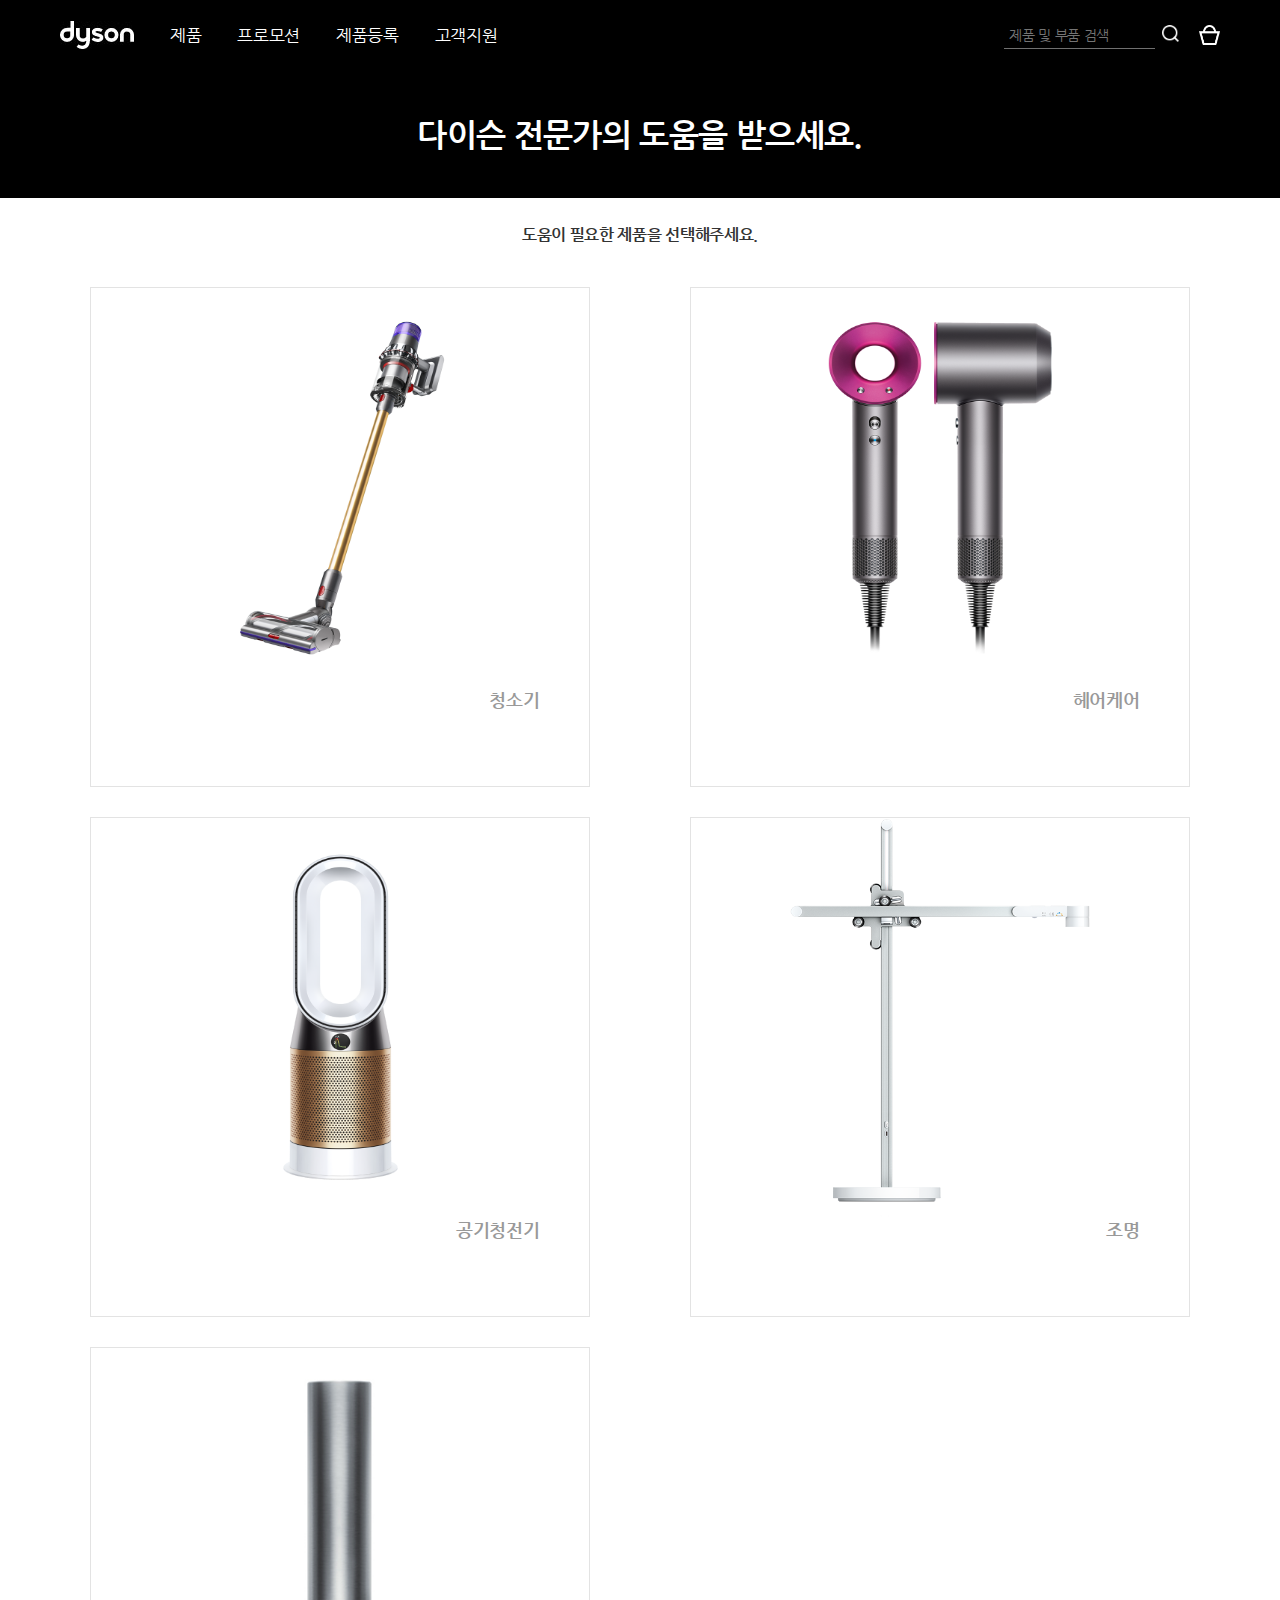
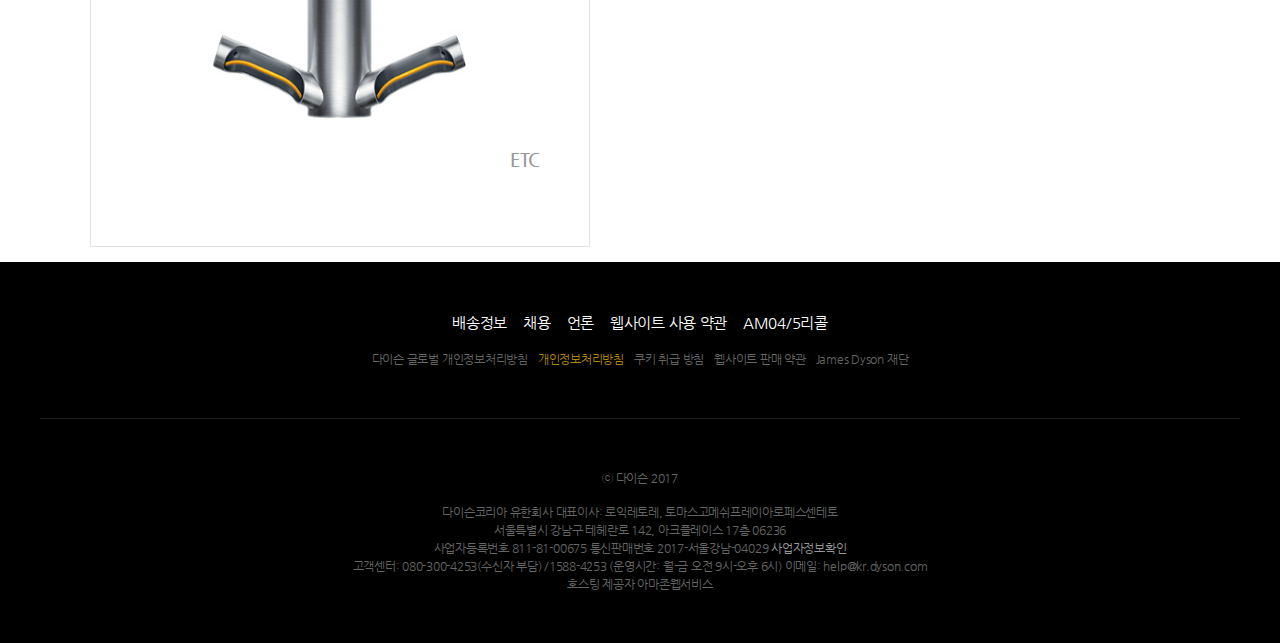
<file: customer.html>
<!DOCTYPE html>
<html lang="en">
  <head>
    <meta charset="UTF-8" />
    <meta name="viewport" conten="width=device-width, initial-scale=1.0" />
    <title>Dyson KR - 고객 지원</title>
    <link rel="shortcut icon" href="img/favicon.ico">
    <link rel="icon" href="img/favicon.ico">
    <link rel="stylesheet" href="css/style.css" />
  </head>
  <body>
    <header id="header"></header>

    <div class="title">
      <h3 class="title1">다이슨 전문가의 도움을 받으세요.</h3>
      <h4 class="title2">도움이 필요한 제품을 선택해주세요.</h4>
    </div>
    <div class="inner cust_wrap">
        <ul class="cust_check_box">
            <li>
                <a href="#cust_vacuum"><img src="img/magento-248n-primary.png" alt="" class="cust_img">
                <p class="cust_text">청소기</p></a>
            </li>
            <li>
                <a href="#cust_dryer"><img src="img/Supersonic-Iron-Fuchsia-image-hero.png" alt="" class="cust_img">
                <p class="cust_text">헤어케어</p></a>
            </li>
            <li>
                <a href="#cust_purifier"><img src="img/magento-527B_0_Primary_ 800x1200_template.png" alt="" class="cust_img">
                <p class="cust_text">공기청전기</p></a>
            </li>
            <li>
                <a href="#cust_lighting"><img src="img/primary-short-desk-white-variant_2.png" alt="" class="cust_img">
                <p class="cust_text">조명</p></a>
            </li>
            <li>
                <a href="#cust_etc"><img src="img/63B24F19ABD3414DBDC1E32A177E2F2C.jpg" alt="" class="cust_img">
                <p class="cust_text">ETC</p></a>
            </li>
        </ul>
        <div class="customer_box">
            <ul class="cust_check_text">
                <li><a href="#cust_vacuum">청소기</a></li>
                <li><a href="#cust_dryer">헤어케어</a></li>
                <li><a href="#cust_purifier">공기청전기</a></li>
                <li><a href="#cust_lighting">조명</a></li>
                <li><a href="#cust_etc">기타</a></li>
            </ul>
            <ul class="cust_part_box">
                <li id="cust_vacuum">
                    <div class="cust_part">
                        <img src="img/Dyson_DC35_Multi_Floor_Vacuum_Cleaner.jpg" alt="" class="cust_img">
                        <p class="cust_text2">DC35 Multi Floor</p>
                    </div>
                    <div class="cust_part">
                        <img src="img/DC45_Animal_VacuumCleaner.jpg" alt="" class="cust_img">
                        <p class="cust_text2">DC45 애니멀 청소기</p>
                    </div>
                    <div class="cust_part">
                        <img src="img/Dyson_DC56_Vacuum_Cleaner.jpg" alt="" class="cust_img">
                        <p class="cust_text2">DC57</p>
                    </div>
                    <div class="cust_part">
                        <img src="img/DC62_BTR.jpg" alt="" class="cust_img">
                        <p class="cust_text2">DC62</p>
                    </div>
                    <div class="cust_part">
                        <img src="img/DC74_Motorhead.jpg" alt="" class="cust_img">
                        <p class="cust_text2">DC74 Motorhead Complete</p>
                    </div>
                    <div class="cust_part">
                        <img src="img/Dyson_V6_Cordfree_Extra_Browse_The_Range.jpg" alt="" class="cust_img">
                        <p class="cust_text2">Dyson V6™</p>
                    </div>
                    <div class="cust_part">
                        <img src="img/Dyson_V7_Motorhead_Browse_The_Range.jpg" alt="" class="cust_img">
                        <p class="cust_text2">Dyson V7™</p>
                    </div>
                    <div class="cust_part">
                        <img src="img/Dyson_V8_Animal_V4_Product_Image.jpg" alt="" class="cust_img">
                        <p class="cust_text2">Dyson V8™</p>
                    </div>
                    <div class="cust_part">
                        <img src="img/Dyson_V10_AbsolutePro_Hero_240x396_SP.jpg" alt="" class="cust_img">
                        <p class="cust_text2">Dyson V10™</p>
                    </div>
                    <div class="cust_part">
                        <img src="img/Dyson_V11_Red_SB_SR_Hero_240x396.jpg" alt="" class="cust_img">
                        <p class="cust_text2">Dyson V11™</p>
                    </div>
                    <div class="cust_part">
                        <img src="img/Dyson_DC16_Animal_Vacuum_Cleaner.jpg" alt="" class="cust_img">
                        <p class="cust_text2">DC16</p>
                    </div>
                    <div class="cust_part">
                        <img src="img/Dyson_DC31_Blue_Vacuum_Cleaner.jpg" alt="" class="cust_img">
                        <p class="cust_text2">DC31</p>
                    </div>
                    <div class="cust_part">
                        <img src="img/Dyson_DC34_Fuchsia_Vacuum_Cleaner.jpg" alt="" class="cust_img">
                        <p class="cust_text2">DC34</p>
                    </div>
                    <div class="cust_part">
                        <img src="img/Dyson_DC61_Handheld.jpg" alt="" class="cust_img">
                        <p class="cust_text2">DC61</p>
                    </div>
                    <div class="cust_part">
                        <img src="img/Dyson_V7_Trigger_Browse_The_Range.jpg" alt="" class="cust_img">
                        <p class="cust_text2">V7 Car + Boat</p>
                    </div>
                    <div class="cust_part">
                        <img src="img/Dyson_V7_Trigger_Pro_Browse_The_Range.jpg" alt="" class="cust_img">
                        <p class="cust_text2">V8 Baby + Child</p>
                    </div>
                    <div class="cust_part">
                        <img src="img/Dyson_DC25_Multi_Floor_Vacuum_Cleaner.jpg" alt="" class="cust_img">
                        <p class="cust_text2">DC24 Multi Floor</p>
                    </div>
                    <div class="cust_part">
                        <img src="img/V4_Purple.jpg" alt="" class="cust_img">
                        <p class="cust_text2">UP15 스몰볼 애니멀 청소기</p>
                    </div>
                    <div class="cust_part">
                        <img src="img/Dyson_DC08_Hepa_Vacuum_Cleaner.jpg" alt="" class="cust_img">
                        <p class="cust_text2">DC08</p>
                    </div>
                    <div class="cust_part">
                        <img src="img/Dyson_DC08_Telescope_Wrap_Animal_Vacuum_Cleaner.jpg" alt="" class="cust_img">
                        <p class="cust_text2">DC08T</p>
                    </div>
                    <div class="cust_part">
                        <img src="img/Dyson_DC19_Tool_Kit_Vacuum_Cleaner.jpg" alt="" class="cust_img">
                        <p class="cust_text2">DC19</p>
                    </div>
                    <div class="cust_part">
                        <img src="img/Dyson_DC20_Allergy_Vacuum_Cleaner.jpg" alt="" class="cust_img">
                        <p class="cust_text2">DC20</p>
                    </div>
                    <div class="cust_part">
                        <img src="img/Dyson_DC22_Allergy_Vacuum_Cleaner.jpg" alt="" class="cust_img">
                        <p class="cust_text2">DC22</p>
                    </div>
                    <div class="cust_part">
                        <img src="img/Dyson_DC23_Allergy_Vacuum_Cleaner.jpg" alt="" class="cust_img">
                        <p class="cust_text2">DC23</p>
                    </div>
                    <div class="cust_part">
                        <img src="img/Dyson_DC26_Multi_Floor_Vacuum_Cleaner.jpg" alt="" class="cust_img">
                        <p class="cust_text2">DC26</p>
                    </div>
                    <div class="cust_part">
                        <img src="img/Dyson_DC29_Origin_Vacuum_Cleaner.jpg" alt="" class="cust_img">
                        <p class="cust_text2">DC29</p>
                    </div>
                    <div class="cust_part">
                        <img src="img/Dyson_DC36_MultiFloor_Vacuum_Cleaner.jpg" alt="" class="cust_img">
                        <p class="cust_text2">DC36</p>
                    </div>
                    <div class="cust_part">
                        <img src="img/Dyson_DC37_Turbinehead_blue_wand_Vacuum_Cleaner.jpg" alt="" class="cust_img">
                        <p class="cust_text2">DC37</p>
                    </div>
                    <div class="cust_part">
                        <img src="img/DC47_iron_purple_cannister_vacuum_cleaner.jpg" alt="" class="cust_img">
                        <p class="cust_text2">DC46</p>
                    </div>
                    <div class="cust_part">
                        <img src="img/DC48_Browse_the_Range.jpg" alt="" class="cust_img">
                        <p class="cust_text2">DC48</p>
                    </div>
                    <div class="cust_part">
                        <img src="img/DC63_sup_cat.jpg" alt="" class="cust_img">
                        <p class="cust_text2">DC63</p>
                    </div>
                    <div class="cust_part">
                        <img src="img/DC59_HMC_Image.jpg" alt="" class="cust_img">
                        <p class="cust_text2">Dyson Cinetic™</p>
                    </div>
                    <div class="cust_part">
                        <img src="img/DysonBigBall_shop_V4_animal_purple.jpg" alt="" class="cust_img">
                        <p class="cust_text2">Dyson Cinetic Big Ball™</p>
                    </div>
                    <div class="cust_part">
                        <img src="img/DysonBigBall_shop_V4_animal_purple.jpg" alt="" class="cust_img">
                        <p class="cust_text2">Dyson Big Ball™</p>
                    </div>
                </li>
                <li id="cust_dryer">
                    <div class="cust_part">
                        <img src="img/AC5BE1D6FBE54FEA894E78B92B3B1B9D.png" alt="" class="cust_img">
                        <p class="cust_text2">다이슨 슈퍼소닉™ 아이언/퓨시아</p>
                    </div>
                    <div class="cust_part">
                        <img src="img/hs01_FU-IR-GL.jpg" alt="" class="cust_img">
                        <p class="cust_text2">다이슨 에어랩™ 스무드 앤 컨트롤</p>
                    </div>
                </li>
                <li id="cust_purifier">
                    <div class="cust_part">
                        <img src="img/PureCool_Browse_The_Range_White_Silver.jpg" alt="" class="cust_img">
                        <p class="cust_text2">Dyson Pure Cool Tower Fan</p>
                    </div>
                    <div class="cust_part">
                        <img src="img/PurecoolmeWHSILv21.jpg" alt="" class="cust_img">
                        <p class="cust_text2">Dyson Pure Cool Me™ Personal Purifier Fan</p>
                    </div>
                    <div class="cust_part">
                        <img src="img/Pure_Coool_Link_168x276_V4_Browse_The_Range-Silver_Desktop.jpg" alt="" class="cust_img">
                        <p class="cust_text2">다이슨 퓨어쿨 링크 공기청정 선풍기 데스크형</p>
                    </div>
                    <div class="cust_part">
                        <img src="img/PureCool_Browse_The_Range_White_Silver_V2.jpg" alt="" class="cust_img">
                        <p class="cust_text2">다이슨 퓨어쿨 링크 공기청정 선풍기 타워형</p>
                    </div>
                    <div class="cust_part">
                        <img src="img/Pure_Cool_Link_168x276_V4_White_Browse_The_Range.jpg" alt="" class="cust_img">
                        <p class="cust_text2">다이슨 퓨어 핫앤쿨 링크 공기청정 선풍기</p>
                    </div>
                    <div class="cust_part">
                        <img src="img/HP04_WHSIL.jpg" alt="" class="cust_img">
                        <p class="cust_text2">Dyson Pure Hot+Cool™ purifier</p>
                    </div>
                    <div class="cust_part">
                        <img src="img/PC_Desk_White_Silver_V3.jpg" alt="" class="cust_img">
                        <p class="cust_text2">DP04 DYSON PURE COOL</p>
                    </div>
                    <div class="cust_part">
                        <img src="img/PC_Tower_White_Silver_V2.jpg" alt="" class="cust_img">
                        <p class="cust_text2">Dyson Pure Cool™ Link Tower</p>
                    </div>
                    <div class="cust_part">
                        <img src="img/Dyson_AM01_12_silver_iron_Desk_Fan.jpg" alt="" class="cust_img">
                        <p class="cust_text2">AM01 Desk Fan 12 inch</p>
                    </div>
                    <div class="cust_part">
                        <img src="img/Dyson_AM02_Silver_Mini_Tower_Fan.jpg" alt="" class="cust_img">
                        <p class="cust_text2">AM02 Mini Tower Fan</p>
                    </div>
                    <div class="cust_part">
                        <img src="img/Dyson_AM03_white_silver_Pedestal_Fan_ITB.jpg" alt="" class="cust_img">
                        <p class="cust_text2">AM03 Pedestal</p>
                    </div>
                    <div class="cust_part">
                        <img src="img/Dyson_AM04_white_silver_Fan_Heater.jpg" alt="" class="cust_img">
                        <p class="cust_text2">AM04 Fan Heater</p>
                    </div>
                    <div class="cust_part">
                        <img src="img/Dyson_AM05_Black_Nickel_Fan_Heater.jpg" alt="" class="cust_img">
                        <p class="cust_text2">Dyson Hot + Cool™ AM05</p>
                    </div>
                    <div class="cust_part">
                        <img src="img/Dyson_AM01_12_iron_blue_Desk_Fan.jpg" alt="" class="cust_img">
                        <p class="cust_text2">AM06 Desk Fan 10 inch</p>
                    </div>
                    <div class="cust_part">
                        <img src="img/Dyson_AM01_12_iron_blue_Desk_Fan.jpg" alt="" class="cust_img">
                        <p class="cust_text2">AM06 Desk Fan 12 inch</p>
                    </div>
                    <div class="cust_part">
                        <img src="img/AM07_black_nickel_Tower_Fan.jpg" alt="" class="cust_img">
                        <p class="cust_text2">다이슨 선풍기</p>
                    </div>
                    <div class="cust_part">
                        <img src="img/AM08_white_silver_Pedestal_Fan.jpg" alt="" class="cust_img">
                        <p class="cust_text2">AM08 Pedestal Fan</p>
                    </div>
                    <div class="cust_part">
                        <img src="img/AM09_White_Silver_Fan_Heater.jpg" alt="" class="cust_img">
                        <p class="cust_text2">다이슨 냉온풍기</p>
                    </div>
                    <div class="cust_part">
                        <img src="img/AM10_Iron_Blue_Humidifier.jpg" alt="" class="cust_img">
                        <p class="cust_text2">다이슨 가습기</p>
                    </div>
                </li>
                <li id="cust_lighting">
                    <div class="cust_part">
                        <img src="img/CD05_BLACK_HERO.jpg" alt="" class="cust_img">
                        <p class="cust_text2">라이트 싸이클™ 조명 데스크형</p>
                    </div>
                    <div class="cust_part">
                        <img src="img/CF04_BLACK_HERO.jpg" alt="" class="cust_img">
                        <p class="cust_text2">라이트 싸이클™ 조명 플로어스탠드형</p>
                    </div>
                </li>
                <li id="cust_etc">
                    <div class="cust_part">
                        <img src="img/280_Hero_378x420.jpg" alt="" class="cust_img">
                        <p class="cust_text2">Dyson Airblade 9kJ</p>
                    </div>
                    <div class="cust_part">
                        <img src="img/Range_images_AB08.jpg" alt="" class="cust_img">
                        <p class="cust_text2">Dyson Airblade V hand Dryer</p>
                    </div>
                    <div class="cust_part">
                        <img src="img/Range_images_AB07.jpg" alt="" class="cust_img">
                        <p class="cust_text2">Dyson Airblade™ hand dryer</p>
                    </div>
                </li>
            </ul>
        </div>
    </div>

    <footer id="footer"></footer>

    <script src="https://ajax.googleapis.com/ajax/libs/jquery/3.4.1/jquery.min.js"></script>
    <script src="js/jquery.js"></script>
  </body>
</html>
</file>
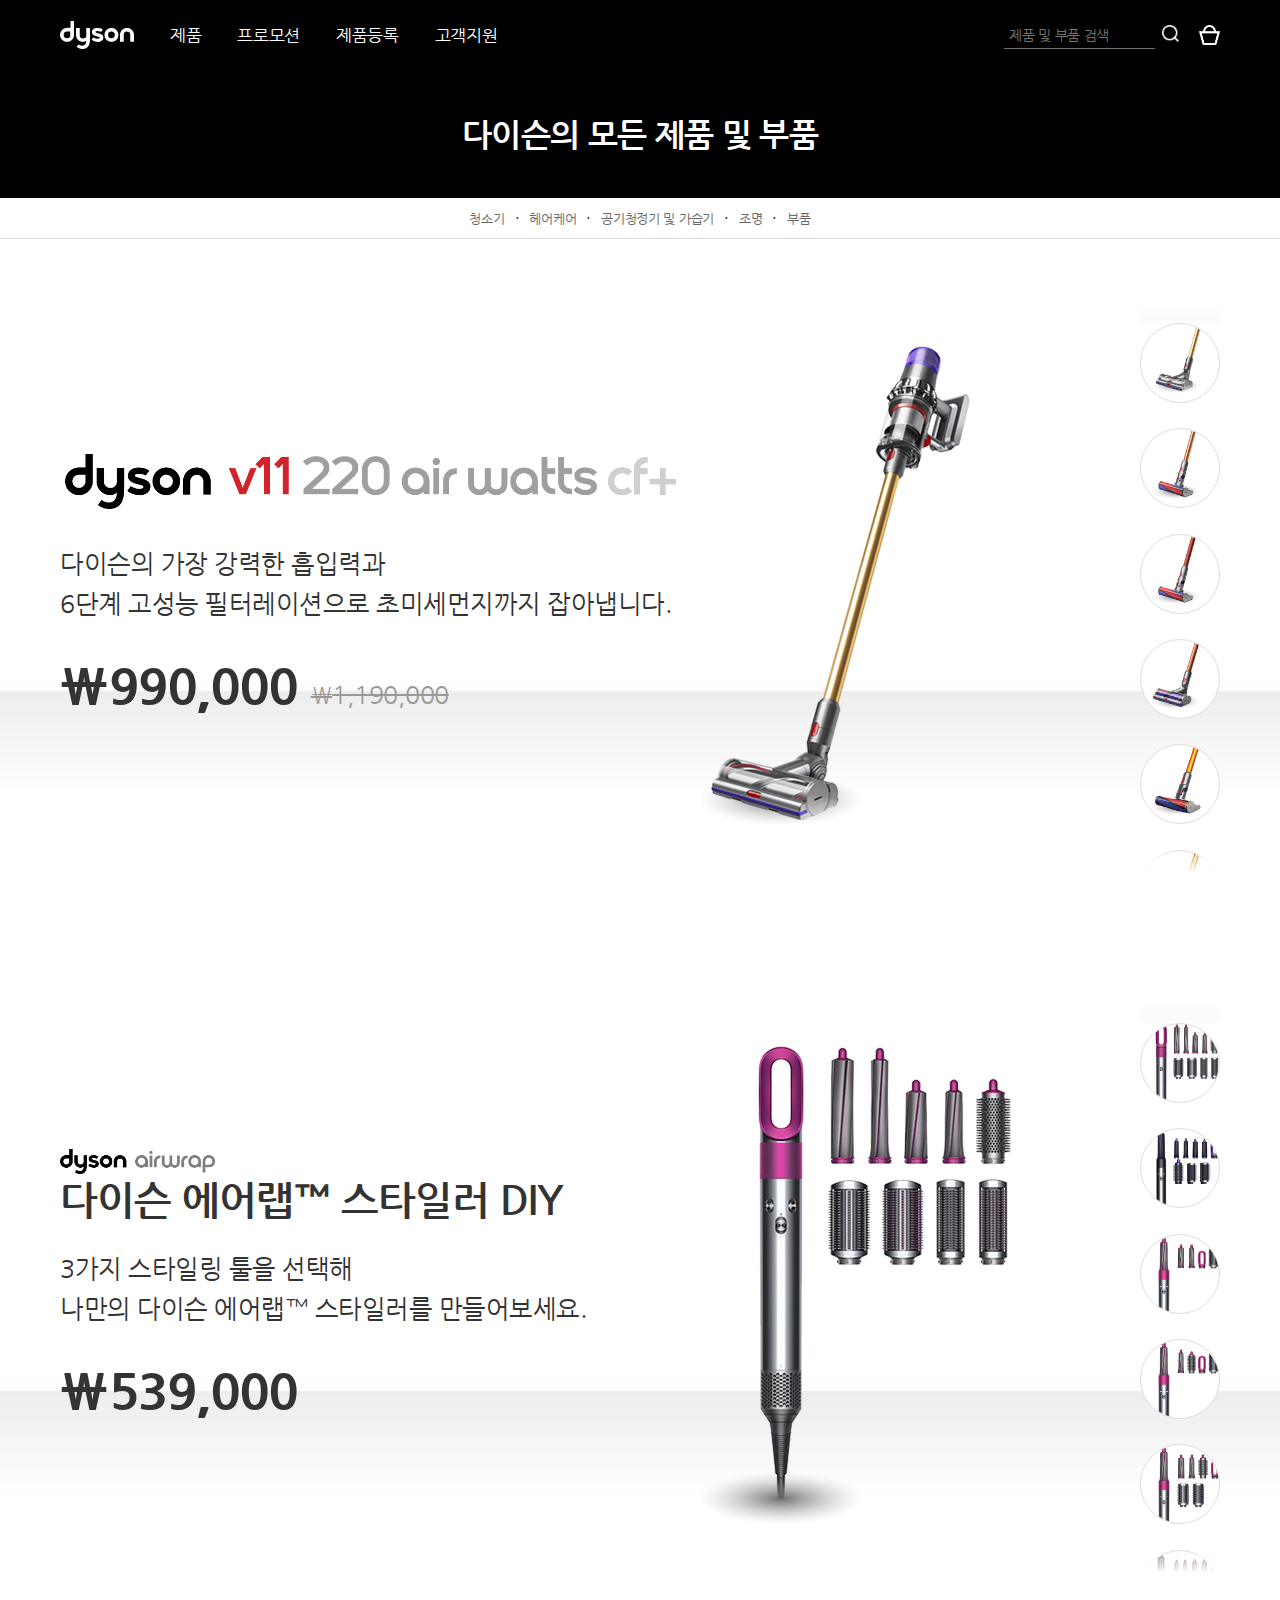
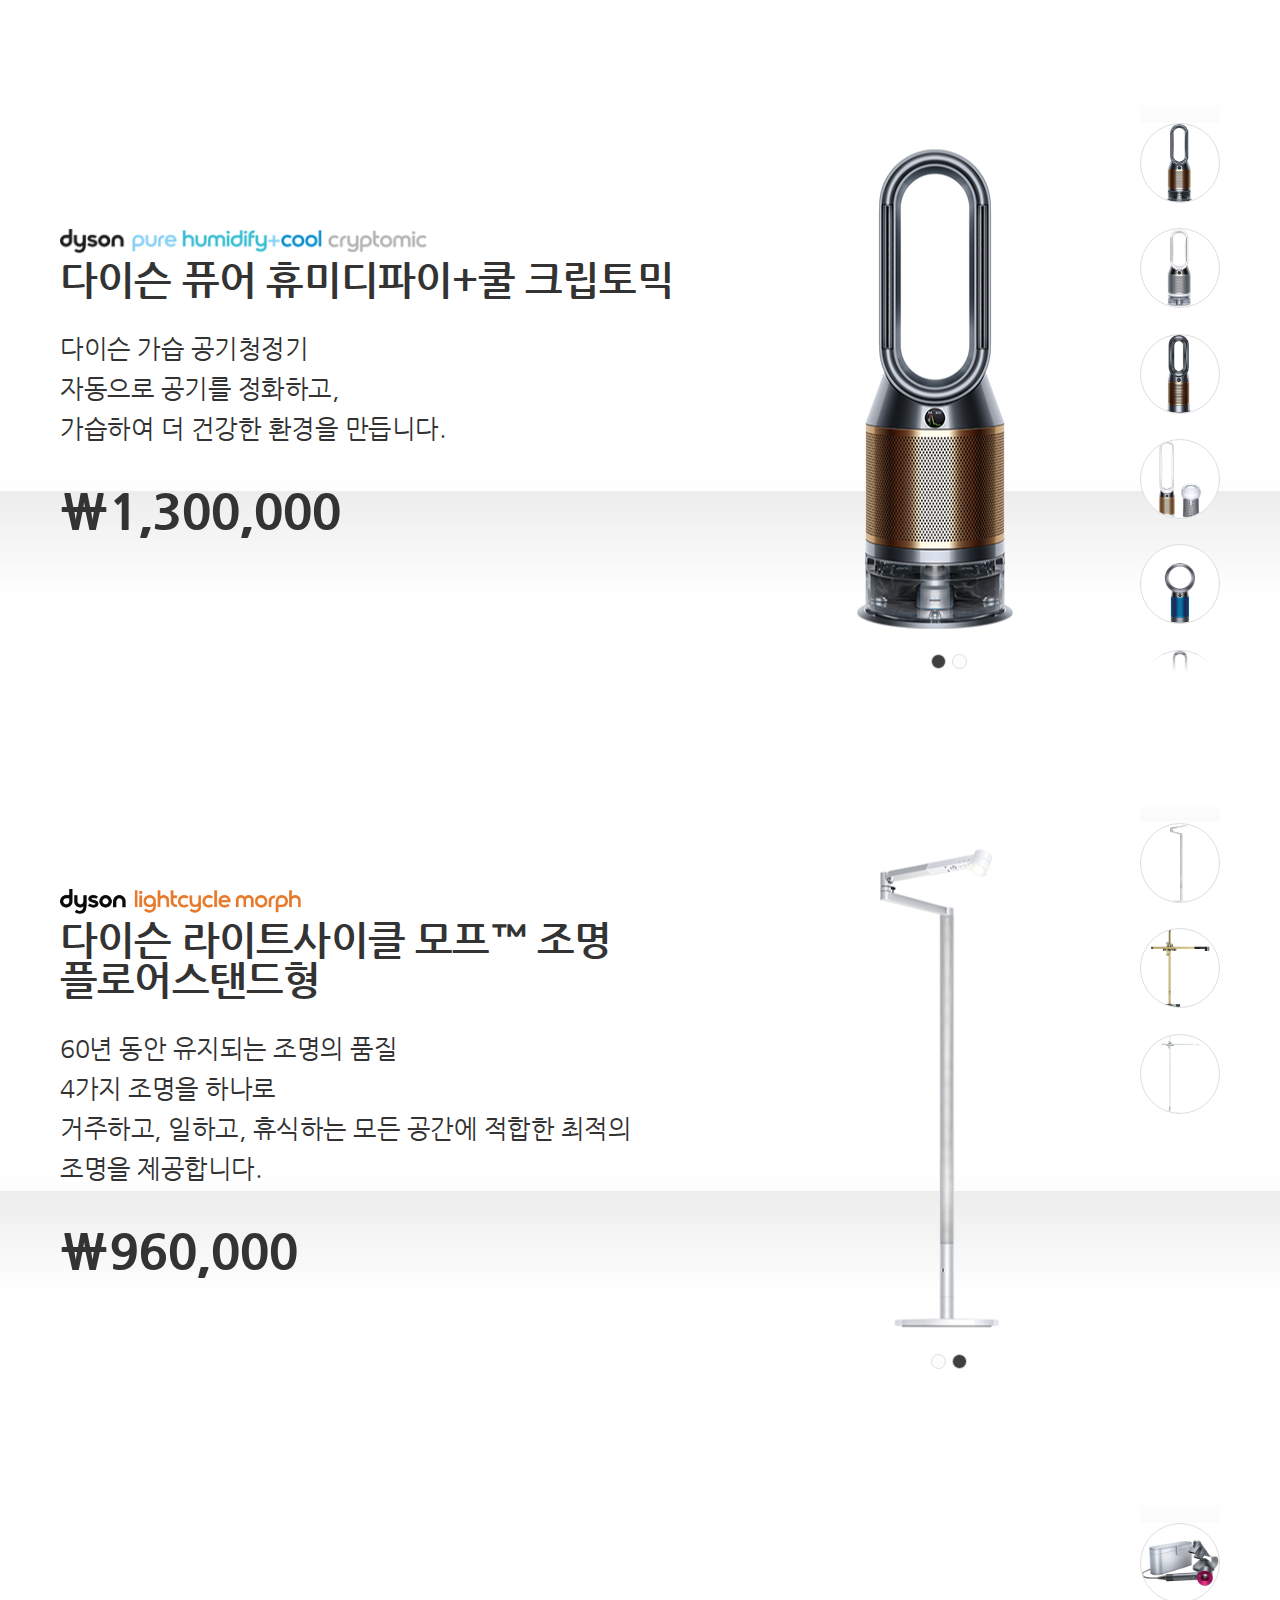
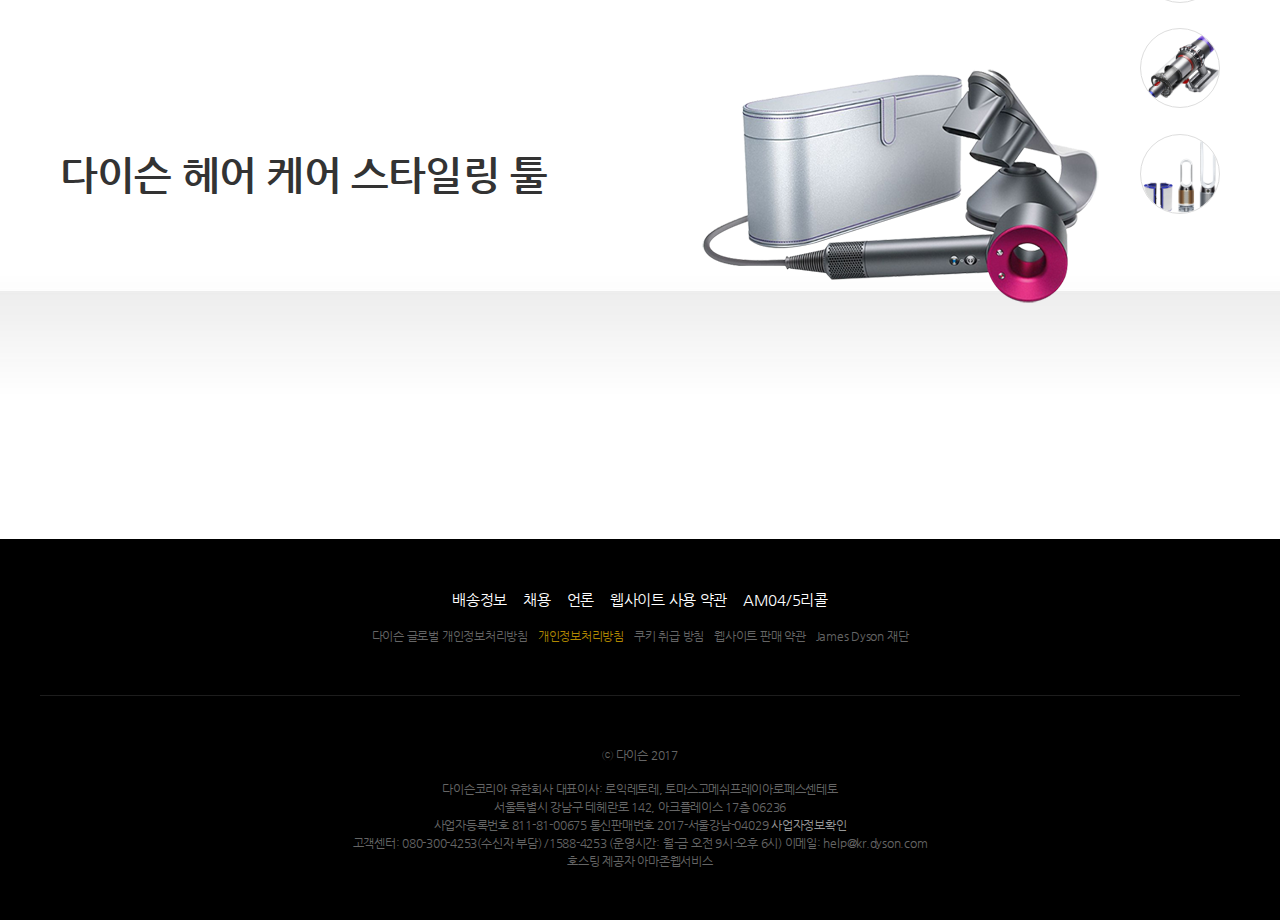
<file: products.html>
<!DOCTYPE html>
<html lang="en">
<head>
    <meta charset="UTF-8">
    <meta name="viewport" conten="width=device-width, initial-scale=1.0">
    <title>Dyson KR - 제품</title>
    <link rel="shortcut icon" href="img/favicon.ico">
    <link rel="icon" href="img/favicon.ico">
    <link rel="stylesheet" href="css/swiper.css">
    <link rel="stylesheet" href="css/style.css">
</head>
<body>
    <header id="header"></header>

    <div class="pro_sect_wrap">
        <div class="title">
            <h2 class="title1">다이슨의 모든 제품 및 부품</h2>
        </div>
        
        <div class="products_map">
            <ul>
                <li><a href="#cord-free">청소기</a></li>
                <li><a href="#hair-care">헤어케어</a></li>
                <li><a href="#air-quality">공기청정기 및 가습기</a></li>
                <li><a href="#lighting">조명</a></li>
                <li><a href="#support">부품</a></li>
            </ul>
        </div>
        <!-- products_map -->

        <div class="pro_conts_wrap">
            <div id="cord-free" class="pro_conts">
                <div class="inner">
                    <div id="cordfree1" class="pro_info on">
                        <div class="info">
                            <h4 class="imgName big"><span><img src="img/cordfree1_1_name.png" alt=""></span></h4>
                            <p class="txt">다이슨의 가장 강력한 흡입력과<br>6단계 고성능 필터레이션으로 초미세먼지까지 잡아냅니다.</p>
                            <p class="price">
                                <strong><span clas="won">\</span>990,000</strong>
                                <span class="normal"><span class="won">\</span>1,190,000</span>
                            </p>
                        </div>
                        <div class="img"><img src="img/cordfree1_1.png" alt=""></div>
                    </div>
                    <!-- cordfree1 -->

                    <div id="cordfree2" class="pro_info">
                        <div class="info">
                            <h4 class="imgName"><span><img src="img/cordfree1_2_name.png" alt=""></span>다이슨 V11 토탈 클린</h4>
                            <p class="txt">다이슨 공식 온라인 한정 제품<br>V11TM 토탈 클린 쿠퍼 색상은<br>오직 다이슨 홈페이지에서 구매하실 수 있습니다.</p>
                            <p class="price">
                                <strong><span clas="won">\</span>1190,000</strong>
                            </p>
                        </div>
                        <div class="img"><img src="img/cordfree1_2.png" alt=""></div>
                    </div>
                    <!-- cordfree2 -->

                    <div id="cordfree3" class="pro_info">
                        <div class="info">
                            <h4 class="imgName"><span><img src="img/cordfree1_2_name.png" alt=""></span>다이슨 V11 플러피</h4>
                            <p class="txt">단단한 바닥을 청소하기 위한 설계<br>최대 60분 동안 변함없이 강력한 흡입력을 제공합니다.</p>
                            <p class="price">
                                <strong><span clas="won">\</span>1,090,000</strong>
                            </p>
                        </div>
                        <div class="img"><img src="img/cordfree1_3.png" alt=""></div>
                    </div>
                    <!-- cordfree3 -->

                    <div id="cordfree4" class="pro_info">
                        <div class="info">
                            <h4 class="imgName"><span><img src="img/cordfree1_4_name.png" alt=""></span>다이슨 V10 카본 파이버</h4>
                            <p class="txt">집 안 구석구석을 깊숙이 청소 할 수 있는 특허 기술<br>
                                변함없이 강력한 흡입력으로<br>
                                집 안 구석구석을 깨끗이 청소할 수 있습니다.</p>
                            <p class="price">
                                <strong><span clas="won">\</span>798,000</strong>
                            </p>
                        </div>
                        <div class="img"><img src="img/cordfree1_4.png" alt=""></div>
                    </div>
                    <!-- cordfree4 -->

                    <div id="cordfree5" class="pro_info">
                        <div class="info">
                            <h4 class="imgName"><span><img src="img/cordfree1_5_name.png" alt=""></span>다이슨 V8 플러피</h4>
                            <p class="txt">단단한 바닥을 청소하기 위한 설계<br>다이슨 V8 디지털 모터로 작동</p>
                            <p class="price">
                                <strong><span clas="won">\</span>498,000</strong>
                                <span class="normal"><span class="won">\</span>698,000</span>
                            </p>
                        </div>
                        <div class="img"><img src="img/cordfree1_5.png" alt=""></div>
                    </div>
                    <!-- cordfree5 -->

                    <div id="cordfree6" class="pro_info">
                        <div class="info">
                            <h4 class="imgName"><span><img src="img/cordfree1_5_name.png" alt=""></span>다이슨 V8 앱솔루트</h4>
                            <p class="txt">2배 더 오래가는 배터리(V6 대비)<br>미국 V8 모델 대비 20% 더 강력한 흡입력</p>
                            <p class="price">
                                <strong><span clas="won">\</span>548,000</strong>
                                <span class="normal"><span class="won">\</span>748,000</span>
                            </p>
                        </div>
                        <div class="img"><img src="img/cordfree1_6.png" alt=""></div>
                    </div>
                    <!-- cordfree6 -->

                    <div id="cordfree7" class="pro_info">
                        <div class="info">
                            <h4 class="imgName"><span><img src="img/cordfree1_5_name.png" alt=""></span>다이슨 V8 슬림 플러피+</h4>
                            <p class="txt">새롭게 설계된 클리너 헤드<br>40% 작아지고 40% 가벼워졌고,<br>강력한 성능을 선보입니다.</p>
                            <p class="price">
                                <strong><span clas="won">\</span>649,000</strong>
                            </p>
                        </div>
                        <div class="img"><img src="img/cordfree1_7.png" alt=""></div>
                    </div>
                    <!-- cordfree7 -->

                    <div class="thum_container">
                        <div class="swiper-container thum_wrap thum1">
                            <div class="swiper-wrapper">
                                <div class="swiper-slide"><a href="#cordfree1"><span><img src="img/cordfree1_1.png" alt=""></span><em>V11 220<br>에어와트 CF+</em></a></div>
                                <div class="swiper-slide"><a href="#cordfree2"><span><img src="img/cordfree1_2.png" alt=""></span><em>V11 토탈 클린</em></a></div>
                                <div class="swiper-slide"><a href="#cordfree3"><span><img src="img/cordfree1_3.png" alt=""></span><em>V11 플러피</em></a></div>
                                <div class="swiper-slide"><a href="#cordfree4"><span><img src="img/cordfree1_4.png" alt=""></span><em>V10 카본 파이버</em></a></div>
                                <div class="swiper-slide"><a href="#cordfree5"><span><img src="img/cordfree1_5.png" alt=""></span><em>V8 플러피</em></a></div>
                                <div class="swiper-slide"><a href="#cordfree6"><span><img src="img/cordfree1_6.png" alt=""></span><em>V8 앱솔루트</em></a></div>
                                <div class="swiper-slide"><a href="#cordfree7"><span><img src="img/cordfree1_7.png" alt=""></span><em>V8 슬림 플러피+</em></a></div>
                                <div class="swiper-slide"><a href="#"><span></span></a></div>
                            </div>
                        </div>
                        <!-- thum_wrap -->
                        <div class="cover"></div>
                        <div class="cover cover-btm"></div>
                    </div>
                    <!-- thum_container -->
                </div>
                <!-- inner -->
            </div>
            <!-- 청소기 -->

            <div id="hair-care" class="pro_conts">
                <div class="inner">
                    <div id="hair1" class="pro_info on">
                        <div class="info">
                            <h4 class="imgName"><span><img src="img/big02_1_name.png" alt=""></span>다이슨 에어랩™ 스타일러 DIY</h4>
                            <p class="txt">3가지 스타일링 툴을 선택해<br>나만의 다이슨 에어랩™ 스타일러를 만들어보세요.</p>
                            <p class="price">
                                <strong><span clas="won">\</span>539,000</strong>
                            </p>
                        </div>
                        <div class="img"><img src="img/hair1.png" alt=""></div>
                    </div>
                    <!-- hair1 -->

                    <div id="hair2" class="pro_info">
                        <div class="info">
                            <h4 class="imgName"><span><img src="img/big02_2_name.png" alt=""></span>다이슨 에어랩™ 스타일러 컴플리트 블랙/퍼플</h4>
                            <p class="txt">코안다 효과로 만들어지는 매력적인 헤어 스타일링<br> 다양한 모발 타입을 고려한 설계</p>
                            <p class="price">
                                <strong><span clas="won">\</span>599,000</strong>
                            </p>
                        </div>
                        <div class="img"><img src="img/hair2.png" alt=""></div>
                    </div>
                    <!-- hair2 -->

                    <div id="hair3" class="pro_info">
                        <div class="info">
                            <h4 class="imgName"><span><img src="img/big02_3_name.png" alt=""></span>다이슨 에어랩™ 스타일러 스무드 앤 컨트롤</h4>
                            <p class="txt">컬, 웨이브, 스트레이트 또는 부시시함 억제를 위해 설계된 스타일링 롤</p>
                            <p class="price">
                                <strong><span clas="won">\</span>539,000</strong>
                            </p>
                        </div>
                        <div class="img"><img src="img/hair3.png" alt=""></div>
                    </div>
                    <!-- hair3 -->

                    <div id="hair4" class="pro_info">
                        <div class="info">
                            <h4 class="imgName"><span><img src="img/big02_4_name.png" alt=""></span>다이슨 에어랩™ 볼륨 앤 쉐이프</h4>
                            <p class="txt">컬, 웨이브, 스트레이트 또는 볼륨을 위해 설계된 스타일링 롤</p>
                            <p class="price">
                                <strong><span clas="won">\</span>539,000</strong>
                            </p>
                        </div>
                        <div class="img"><img src="img/hair4.png" alt=""></div>
                    </div>
                    <!-- hair4 -->

                    <div id="hair5" class="pro_info">
                        <div class="info">
                            <h4 class="imgName"><span><img src="img/big02_5_name.png" alt=""></span>다이슨 에어랩™ 스타일러 컴플리트</h4>
                            <p class="txt">컬, 웨이브, 스트레이트 또는 부시시함 억제를 위해 설계된 스타일링 롤</p>
                            <p class="price">
                                <strong><span clas="won">\</span>599,000</strong>
                            </p>
                        </div>
                        <div class="img"><img src="img/hair5.png" alt=""></div>
                    </div>
                    <!-- hair5 -->

                    <div id="hair6" class="pro_info">
                        <div class="info">
                            <h4 class="imgName"><span><img src="img/big02_5_name.png" alt=""></span>다이슨 에어랩™ 스타일러 컴플리트 레드 한정수량</h4>
                            <p class="txt">코안다 효과로 만들어지는 매력적인 헤어 스타일링</p>
                            <p class="price">
                                <strong><span clas="won">\</span>599,000</strong>
                            </p>
                        </div>
                        <div class="img"><img src="img/hair6.png" alt=""></div>
                    </div>
                    <!-- hair6 -->

                    <div id="sonic1" class="pro_info">
                        <div class="info">
                            <h4 class="imgName"><span><img src="img/big03_1_name.png" alt=""></span>다이슨 슈퍼소닉™</h4>
                            <p class="txt">과도한 열 없이 빠른 건조. 헤어 타입별 맞춤 설계<br>퍼플 컬러는 오직 다이슨 공식 홈페이지에서만 구매 가능합니다.</p>
                            <p class="price">
                                <strong><span clas="won">\</span>449,000</strong>
                            </p>
                        </div>
                        <div class="img pro_colorSlide">
                            <div class="proImg">
                                <img src="img/sonic1.png" alt="">
                                <img src="img/sonic1_2.png" alt="">
                                <img src="img/sonic1_3.png" alt="">
                                <img src="img/sonic1_4.png" alt="">
                            </div>
                            <ul class="colorChange">
                                <li><a href="#" style="background-color:#bb0064">Fuchsia/Iron</a></li>
                                <li><a href="#" style="background-color:#fcfefd">White/Silver</a></li>
                                <li><a href="#" style="background-color:#a7a9ad">Black/Nickel</a></li>
                                <li><a href="#" style="background-color:#5000ff">Black/Purple</a></li>
                            </ul>
                        </div>
                    </div>
                    <!-- sonic1 -->

                    <div id="sonic2" class="pro_info">
                        <div class="info">
                            <h4 class="imgName"><span><img src="img/big03_1_name.png" alt=""></span>다이슨 슈퍼소닉™ 프로페셔널</h4>
                            <p class="txt">헤어 전문가를 위한 설계<br>헤어 살롱 및 백스테이지 현장에서 사용되고 있는 슈퍼소닉™ 프로페셔널 에디션을 만나보세요.</p>
                            <p class="price">
                                <strong><span clas="won">\</span>506,000</strong>
                            </p>
                        </div>
                        <div class="img"><img src="img/sonic2.png" alt=""></div>
                    </div>
                    <!-- sonic2 -->

                    <div class="thum_container">
                        <div class="swiper-container thum_wrap thum2">
                            <div class="swiper-wrapper">
                                <div class="swiper-slide"><a href="#hair1"><span><img src="img/hair1.png" alt=""></span><em>에어랩 스타일러 DIY</em></a></div>
                                <div class="swiper-slide"><a href="#hair2"><span><img src="img/hair2.png" alt=""></span><em>에어랩 스타일러 컴플리트</em></a></div>
                                <div class="swiper-slide"><a href="#hair3"><span><img src="img/hair3.png" alt=""></span><em>에어랩 스타일러 스무드 앤 컨트롤</em></a></div>
                                <div class="swiper-slide"><a href="#hair4"><span><img src="img/hair4.png" alt=""></span><em>에어랩 스타일러 볼륨 앤 쉐이프</em></a></div>
                                <div class="swiper-slide"><a href="#hair5"><span><img src="img/hair5.png" alt=""></span><em>에어랩 스타일러 컴플리트</em></a></div>
                                <div class="swiper-slide"><a href="#hair6"><span><img src="img/hair6.png" alt=""></span><em>에어랩 스타일러 컴플리트 레드</em></a></div>
                                <div class="swiper-slide"><a href="#sonic1"><span><img src="img/sonic1.png" alt=""></span><em>슈퍼소닉</em></a></div>
                                <div class="swiper-slide"><a href="#sonic2"><span><img src="img/sonic2.png" alt=""></span><em>슈퍼소닉 프로페셔널</em></a></div>
                                <div class="swiper-slide"><a href="#"><span></span></a></div>
                            </div>
                        </div>
                        <!-- thum_wrap -->
                        <div class="cover"></div>
                        <div class="cover cover-btm"></div>
                    </div>
                    <!-- thum_container -->                    
                </div>
                <!-- inner -->
            </div>
            <!-- 헤어케어 -->

            <div id="air-quality" class="pro_conts">
                <div class="inner">
                    <div id="air1" class="pro_info on">
                        <div class="info">
                            <h4 class="imgName"><span><img src="img/big04_1_name.png" alt=""></span>다이슨 퓨어 휴미디파이+쿨 크립토믹</h4>
                            <p class="txt">다이슨 가습 공기청정기<br>자동으로 공기를 정화하고,<br>가습하여 더 건강한 환경을 만듭니다.</p>
                            <p class="price">
                                <strong><span clas="won">\</span>1,300,000</strong>
                            </p>
                        </div>
                        <div class="img pro_colorSlide">
                            <div class="proImg">
                                <img src="img/air1_1.png" alt="">
                                <img src="img/air1_2.png" alt="">
                            </div>
                            <ul class="colorChange">
                                <li><a href="#" style="background-color:#3f3f3f">Metal/Bronze</a></li>
                                <li><a href="#" style="background-color:#fcfefd">White/Gold</a></li>
                            </ul>
                        </div>
                    </div>
                    <!-- air1 -->

                    <div id="air2" class="pro_info">
                        <div class="info">
                            <h4 class="imgName"><span><img src="img/big04_2_name.png" alt=""></span>다이슨 퓨어 휴미디파이+쿨</h4>
                            <p class="txt">다이슨 가습 공기청정기<br>자동으로 공기를 정화하고,<br>가습하여 더 건강한 환경을 만듭니다.</p>
                            <p class="price">
                                <strong><span clas="won">\</span>1,200,000</strong>
                            </p>
                        </div>
                        <div class="img"><img src="img/air2.png" alt=""></div>
                    </div>
                    <!-- air2 -->

                    <div id="air3" class="pro_info">
                        <div class="info">
                            <h4 class="imgName"><span><img src="img/big04_3_name.png" alt=""></span>다이슨 퓨어 핫앤쿨 크립토믹™</h4>
                            <p class="txt">포름알데히드를 지속적으로 파괴<br>오염 물질을 감지 후 포착<br>정화된 공기로 온풍/냉풍 분사</p>
                            <p class="price">
                                <strong><span clas="won">\</span>1,090,000</strong>
                            </p>
                        </div>
                        <div class="img pro_colorSlide">
                            <div class="proImg">
                                <img src="img/air3_1.png" alt="">
                                <img src="img/air3_2.png" alt="">
                            </div>
                            <ul class="colorChange">
                                <li><a href="#" style="background-color:#3f3f3f">Metal/Bronze</a></li>
                                <li><a href="#" style="background-color:#fcfefd">White/Gold</a></li>
                            </ul>
                        </div>
                    </div>
                    <!-- air3 -->

                    <div id="air4" class="pro_info">
                        <div class="info">
                            <h4 class="imgName"><span><img src="img/big04_4_name.png" alt=""></span>다이슨 퓨어쿨 크립토믹™</h4>
                            <p class="txt">지금 퓨어쿨 크립토믹™을 구매하시고,<br>퓨어쿨 미™를 함께 경험해보세요.</p>
                            <p class="price">
                                <strong><span clas="won">\</span>998,000</strong>
                            </p>
                        </div>
                        <div class="img"><img src="img/air4.png" alt=""></div>
                    </div>
                    <!-- air4 -->

                    <div id="air5" class="pro_info">
                        <div class="info">
                            <h4 class="imgName"><span><img src="img/big04_5_name.png" alt=""></span>다이슨 퓨어쿨™ 공기청정기 데스크형</h4>
                            <p class="txt">실시간으로 오염물질을 감지<br>강력한 바람 분사<br>스마트 공기 청정</p>
                            <p class="price">
                                <strong><span clas="won">\</span>748,000</strong>
                            </p>
                        </div>
                        <div class="img pro_colorSlide">
                            <div class="proImg">
                                <img src="img/air5_1.png" alt="">
                                <img src="img/air5_2.png" alt="">
                            </div>
                            <ul class="colorChange">
                                <li><a href="#" style="background-color:#0011ac">Iron/Blue</a></li>
                                <li><a href="#" style="background-color:#fcfefd">White/Silver</a></li>
                            </ul>
                        </div>
                    </div>
                    <!-- air5 -->

                    <div id="air6" class="pro_info">
                        <div class="info">
                            <h4 class="imgName"><span><img src="img/big04_5_name.png" alt=""></span>다이슨 퓨어쿨™ 공기청정기 타워형</h4>
                            <p class="txt">일년 내내 정화된 공기<br>여름에는 시원하게</p>
                            <p class="price">
                                <strong><span clas="won">\</span>898,000</strong>
                            </p>
                        </div>
                        <div class="img pro_colorSlide">
                            <div class="proImg">
                                <img src="img/air6_1.png" alt="">
                                <img src="img/air6_2.png" alt="">
                            </div>
                            <ul class="colorChange">
                                <li><a href="#" style="background-color:#0011ac">Iron/Blue</a></li>
                                <li><a href="#" style="background-color:#fcfefd">White/Silver</a></li>
                            </ul>
                        </div>
                    </div>
                    <!-- air6 -->

                    <div id="air7" class="pro_info">
                        <div class="info">
                            <h4 class="imgName"><span><img src="img/big04_5_name.png" alt=""></span>다이슨 퓨어쿨 미™ 퍼스널 공기청정기</h4>
                            <p class="txt">나를 위한 시원하고 정화된 바람<br>오염되지 않은 정화된 공기로 시원하게</p>
                            <p class="price">
                                <strong><span clas="won">\</span>450,000</strong>
                            </p>
                        </div>
                        <div class="img pro_colorSlide">
                            <div class="proImg">
                                <img src="img/air7_1.png" alt="">
                                <img src="img/air7_2.png" alt="">
                            </div>
                            <ul class="colorChange">
                                <li><a href="#" style="background-color:#3f3f3f">Black/Nickel</a></li>
                                <li><a href="#" style="background-color:#fcfefd">White/Silver</a></li>
                            </ul>
                        </div>
                    </div>
                    <!-- air7 -->

                    <div class="thum_container">
                        <div class="swiper-container thum_wrap thum2">
                            <div class="swiper-wrapper">
                                <div class="swiper-slide"><a href="#air1"><span><img src="img/air1_1.png" alt=""></span><em>휴미디파이+쿨 크립토믹</em></a></div>
                                <div class="swiper-slide"><a href="#air2"><span><img src="img/air2.png" alt=""></span><em>휴미디파이+쿨</em></a></div>
                                <div class="swiper-slide"><a href="#air3"><span><img src="img/air3_1.png" alt=""></span><em>핫앤쿨 크립토믹</em></a></div>
                                <div class="swiper-slide"><a href="#air4"><span><img src="img/air4.png" alt=""></span><em>크립토믹</em></a></div>
                                <div class="swiper-slide"><a href="#air5"><span><img src="img/air5_1.png" alt=""></span><em>공기청정기 데스크형</em></a></div>
                                <div class="swiper-slide"><a href="#air6"><span><img src="img/air6_1.png" alt=""></span><em>공기청정기 타워형</em></a></div>
                                <div class="swiper-slide"><a href="#air7"><span><img src="img/air7_1.png" alt=""></span><em>미™ 퍼스널 공기청정기</em></a></div>
                                <div class="swiper-slide"><a href="#"><span></span><em></em></a></div>
                            </div>
                        </div>
                        <!-- thum_wrap -->
                        <div class="cover"></div>
                        <div class="cover cover-btm"></div>
                    </div>
                    <!-- thum_container -->
                </div>
                <!-- inner -->
            </div>
            <!-- 공기청정기 및 가습기 -->

            <div id="lighting" class="pro_conts">
                <div class="inner">
                    <div id="light1" class="pro_info on">
                        <div class="info">
                            <h4 class="imgName"><span><img src="img/big05_1_name.png" alt=""></span>다이슨 라이트사이클 모프™ 조명 플로어스탠드형</h4>
                            <p class="txt">60년 동안 유지되는 조명의 품질<br>4가지 조명을 하나로<br>거주하고, 일하고, 휴식하는 모든 공간에 적합한 최적의 조명을 제공합니다.</p>
                            <p class="price">
                                <strong><span clas="won">\</span>960,000</strong>
                            </p>
                        </div>
                        <div class="img pro_colorSlide">
                            <div class="proImg">
                                <img src="img/light1_1.png" alt="">
                                <img src="img/light1_2.png" alt="">
                            </div>
                            <ul class="colorChange">
                                <li><a href="#" style="background-color:#fcfefd">White/Silver</a></li>
                                <li><a href="#" style="background-color:#3f3f3f">Black</a></li>
                            </ul>
                        </div>
                    </div>
                    <!-- light1 -->

                    <div id="light2" class="pro_info">
                        <div class="info">
                            <h4 class="imgName"><span><img src="img/big05_2_name.png" alt=""></span>다이슨 라이트사이클™ 데스크형</h4>
                            <p class="txt">자연광 변화에 따라 지능적으로 조절되어<br>상황에 맞는 색 온도와 밝기를 제공합니다.</p>
                            <p class="price">
                                <strong><span clas="won">\</span>600,000</strong>
                            </p>
                        </div>
                        <div class="img pro_colorSlide">
                            <div class="proImg">
                                <img src="img/light2_1.png" alt="">
                                <img src="img/light2_2.png" alt="">
                            </div>
                            <ul class="colorChange">
                                <li><a href="#" style="background-color:#c0af75">Black/Brass</a></li>
                                <li><a href="#" style="background-color:#3f3f3f">Black</a></li>
                            </ul>
                        </div>
                    </div>
                    <!-- light2 -->

                    <div id="light3" class="pro_info">
                        <div class="info">
                            <h4 class="imgName"><span><img src="img/big05_3_name.png" alt=""></span>라이트사이클™ 조명 플로어스탠드형</h4>
                            <p class="txt">자연광 변화에 따라 지능적으로 조절되어<br>상황에 맞는 색 온도와 밝기를 제공합니다.</p>
                            <p class="price">
                                <strong><span clas="won">\</span>790,000</strong>
                            </p>
                        </div>
                        <div class="img pro_colorSlide">
                            <div class="proImg">
                                <img src="img/light3_1.png" alt="">
                                <img src="img/light3_2.png" alt="">
                            </div>
                            <ul class="colorChange">
                                <li><a href="#" style="background-color:#fcfefd">White/Silver</a></li>
                                <li><a href="#" style="background-color:#3f3f3f">Black</a></li>
                            </ul>
                        </div>
                    </div>
                    <!-- light3 -->

                    <div class="thum_container">
                        <div class="swiper-container thum_wrap thum2">
                            <div class="swiper-wrapper">
                                <div class="swiper-slide"><a href="#light1"><span><img src="img/light1_1.png" alt=""></span><em>모프 조명 플로어스탠드형</em></a></div>
                                <div class="swiper-slide"><a href="#light2"><span><img src="img/light2_1.png" alt=""></span><em>데스크형</em></a></div>
                                <div class="swiper-slide"><a href="#light3"><span><img src="img/light3_1.png" alt=""></span><em>플로어스탠드형</em></a></div>
                                <div class="swiper-slide"><a href="#"><span></span></a></div>
                            </div>
                        </div>
                        <!-- thum_wrap -->
                        <div class="cover"></div>
                        <div class="cover cover-btm"></div>
                    </div>
                    <!-- thum_container -->   
                </div>
                <!-- inner -->
            </div>
            <!-- 조명 -->

            <div id="support" class="pro_conts">
                <div class="inner">
                    <div id="support1" class="pro_info on">
                        <div class="info">
                            <h4 class="imgName">다이슨 헤어 케어 스타일링 툴</h4>
                            <p class="txt"></p>
                            <p class="price">
                                <!-- <strong><span clas="won">\</span>960,000</strong> -->
                            </p>
                        </div>
                        <div class="img"><img src="img/support1.png" alt=""></div>
                    </div>
                    <!-- support1 -->

                    <div id="support2" class="pro_info">
                        <div class="info">
                            <h4 class="imgName">무선 청소기 교체용 배터리</h4>
                            <p class="txt">다이슨 무선 청소기를 위한 교체용 배터리입니다.<br>사용 중인 제품이 2년 미만 이라면 보증 적용이 될 수 있으므로,<br>다이슨 헬프라인으로 문의 부탁드립니다.</p>
                            <p class="price">
                                <strong><span clas="won">\</span>79,000~</strong>
                            </p>
                        </div>
                        <div class="img"><img src="img/support2.png" alt=""></div>
                    </div>
                    <!-- support2 -->

                    <div id="support3" class="pro_info">
                        <div class="info">
                            <h4 class="imgName">360° 글라스 헤파 필터 및 카본 필터</h4>
                            <p class="txt">교체용 필터로 손 쉽게 필터 교체가 가능합니다.<br>사용 중인 공기청정기에 맞는 필터를 선택하세요.</p>
                            <p class="price">
                                <strong><span clas="won">\</span>62,300~</strong>
                            </p>
                        </div>
                        <div class="img"><img src="img/support3.png" alt=""></div>
                    </div>
                    <!-- support3 -->

                    <div class="thum_container">
                        <div class="swiper-container thum_wrap thum2">
                            <div class="swiper-wrapper">
                                <div class="swiper-slide"><a href="#support1"><span><img src="img/support1.png" alt=""></span><em>헤어케어 툴</em></a></div>
                                <div class="swiper-slide"><a href="#support2"><span><img src="img/support2.png" alt=""></span><em>교체용 배터리</em></a></div>
                                <div class="swiper-slide"><a href="#support3"><span><img src="img/support3.png" alt=""></span><em>교체용 필터</em></a></div>
                                <div class="swiper-slide"><a href="#"><span></span></a></div>
                            </div>
                        </div>
                        <!-- thum_wrap -->
                        <div class="cover"></div>
                        <div class="cover cover-btm"></div>
                    </div>
                    <!-- thum_container -->
                </div>
                <!-- inner -->
            </div>
            <!-- 부품 -->
        </div>
        <!-- pro_conts_wrap -->
    </div>
    <!-- pro_sect_wrap -->

    <footer id="footer"></footer>
    
    <script src="https://ajax.googleapis.com/ajax/libs/jquery/3.4.1/jquery.min.js"></script>
    <script src="js/swiper.js"></script>
    <script src="js/jquery.js"></script>

    <script>
        var w = $(window).width()
        deviceCheck()
        $(window).resize(function(){
            w = $(window).width()
            deviceCheck()
        })

        $('.pro_colorSlide .colorChange li a').click(function(e){
            e.preventDefault()
            var i = $(this).parent('li').index()
            var slide = $(this).parents('.pro_colorSlide').find('.proImg img')

            slide.fadeOut()
            slide.eq(i).fadeIn()
        })

        function deviceCheck(){
            if (w>1024){
                thum(6, '.thum1')
                thum(6, '.thum2')
            }else if(w>768){
                thum(7, '.thum1')
                thum(7, '.thum2')
            }else{
                thum(5, '.thum1')
                thum(5, '.thum2')
            }

        }
        function thum(view, className){
            var swiper = new Swiper(className, {
                    direction: 'horizontal',
                    slidesPerView: view,
                    mousewheel: true,
                    breakpoints: {
                        1024: {
                            direction: 'vertical'
                        }
                    }
                })
        }
    
    </script>
</body>
</html>
</file>
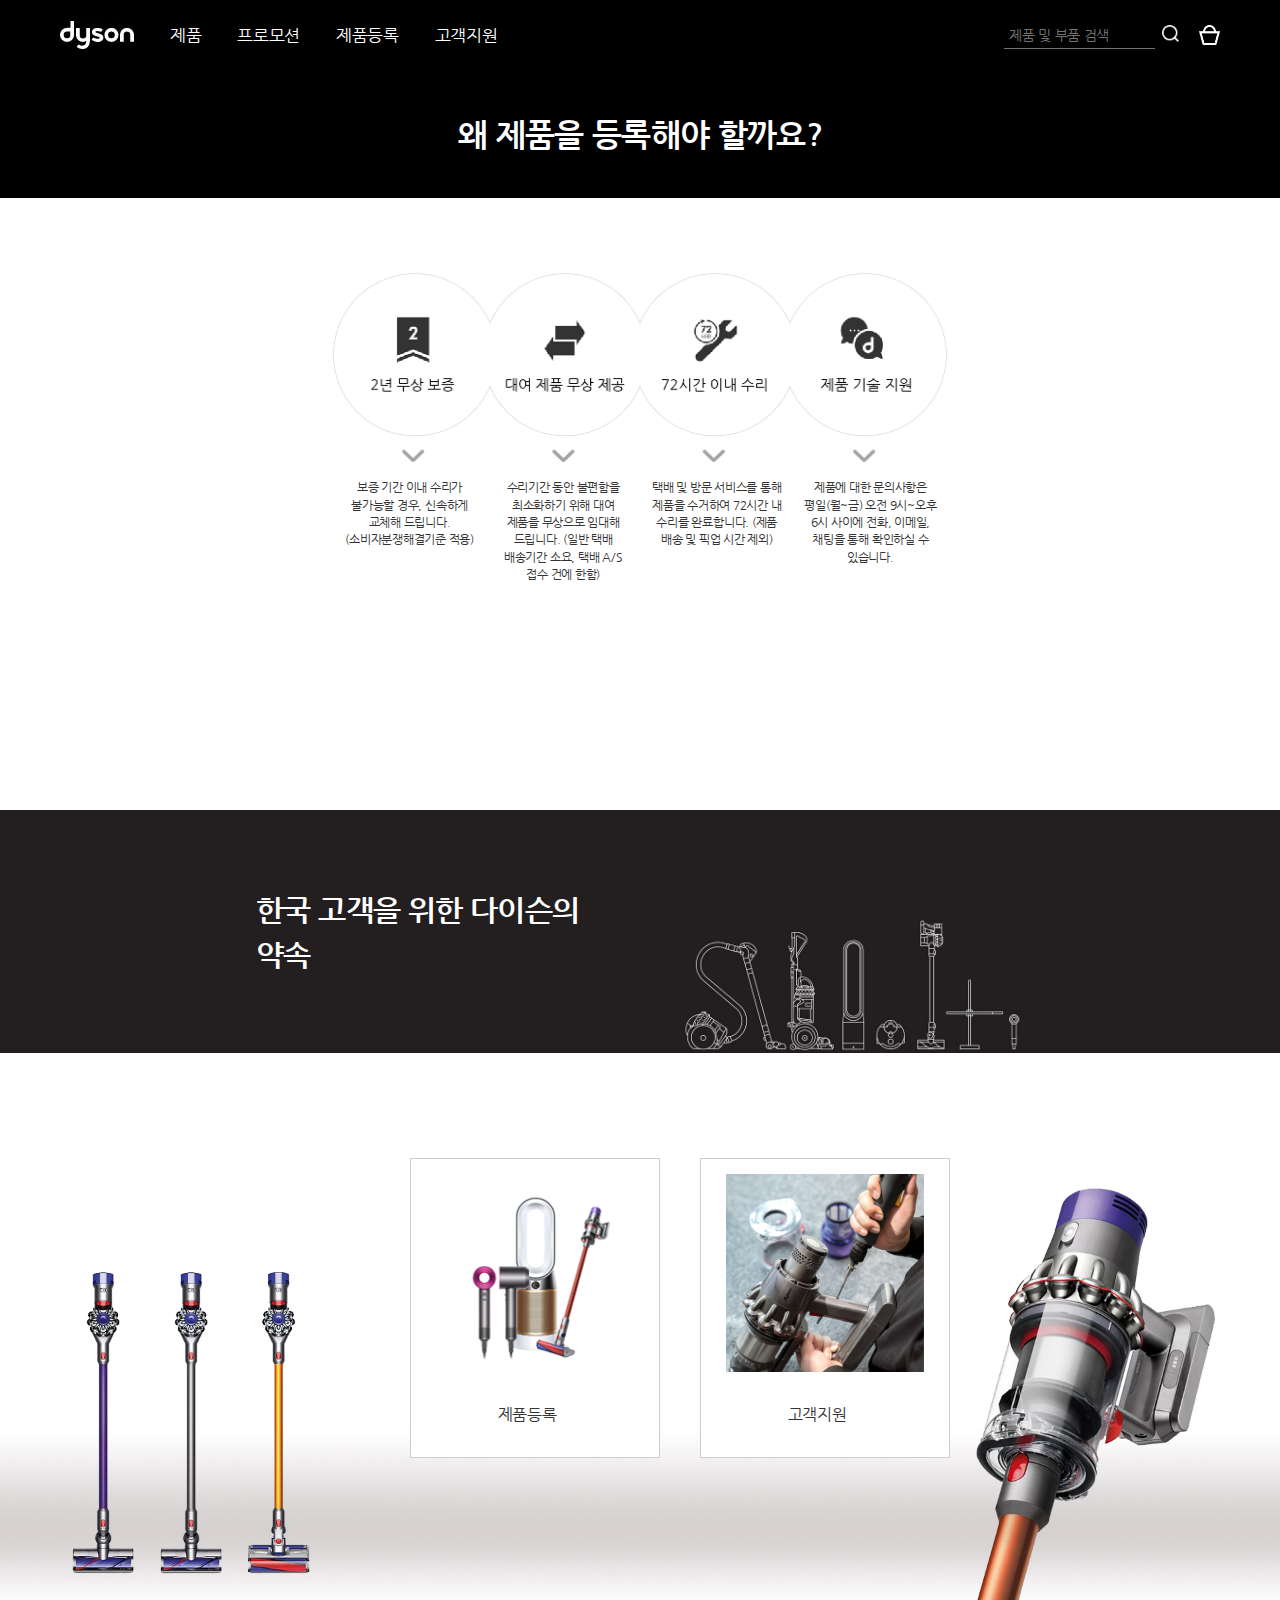
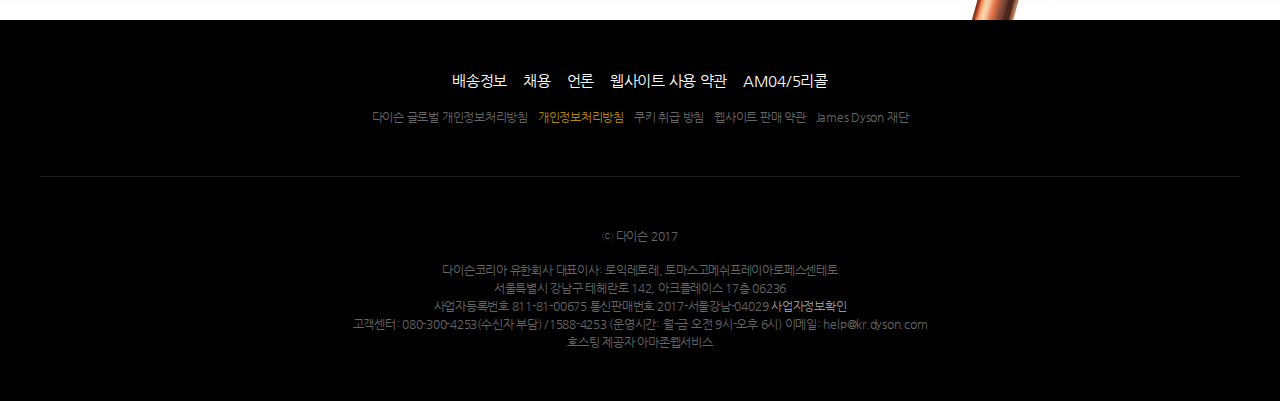
<file: register.html>
<!DOCTYPE html>
<html lang="en">
<head>
    <meta charset="UTF-8">
    <meta name="viewport" conten="width=device-width, initial-scale=1.0">
    <title>Dyson KR - 제품 등록</title>
    <link rel="shortcut icon" href="img/favicon.ico">
    <link rel="icon" href="img/favicon.ico">
    <link rel="stylesheet" href="css/style.css">
</head>
<body>
    <header id="header"></header>

    <section class="regi_sect regi_sect1">
            <h2 class="title1">왜 제품을 등록해야 할까요?</h2>
        <div class="regi_wrap center">
        
            <!-- desktop, tablet -->

            <div class="why regi_sect1_desk">
                <img src="img/why4.png" alt="">
            </div>
            <ul class="why_txt regi_sect1_desk">
                <li><p>보증 기간 이내 수리가 불가능할
                    경우, 신속하게 교체해 드립니다.
                    (소비자분쟁해결기준 적용)</p></li>
                <li><p>수리기간 동안 불편함을 최소화하기 위해 대여 제품을 무상으로 임대해 드립니다.
                    (일반 택배 배송기간 소요,
                    택배 A/S 접수 건에 한함)</p></li>
                <li><p>택배 및 방문 서비스를 통해 제품을 수거하여 72시간 내 수리를 완료합니다.
                    (제품 배송 및 픽업 시간 제외)</p></li>
                <li><p>제품에 대한 문의사항은 평일(월~금) 오전 9시~오후 6시 사이에 전화, 이메일, 채팅을 통해 확인하실 수 있습니다.</p></li>
            </ul>

            <!-- mobile -->
            <ul class="regi_sect1_m">
                <li>
                    <div class="img_box center"><img src="img/register_icon_1.png" alt=""></div>
                    <div class="txt">
                        <h3>2년 무상 보증</h3>
                        <p>보증 기간 이내 수리가 불가능할
                        경우, 신속하게 교체해 드립니다.
                        (소비자분쟁해결기준 적용)</p>
                    </div>
                </li>
                <li>
                     <div class="img_box center"><img src="img/register_icon_2.png" alt=""></div>
                     <div class="txt">
                        <h3>대여 제품 무상 제공</h3>
                        <p>수리기간 동안 불편함을 최소화하기 위해 대여 제품을 무상으로 임대해 드립니다.
                            (일반 택배 배송기간 소요,
                            택배 A/S 접수 건에 한함)</p>
                    </div>
                </li>
                <li>
                    <div class="img_box center"><img src="img/register_icon_3.png" alt=""></div>
                    <div class="txt">
                        <h3>72시간 이내 수리</h3>
                        <p>택배 및 방문 서비스를 통해 제품을 수거하여 72시간 내 수리를 완료합니다.
                    (제품 배송 및 픽업 시간 제외)</p>
                    </div>
                </li>
                <li>
                    <div class="img_box center"><img src="img/register_icon_4.png" alt=""></div>
                    <div class="txt">
                        <h3>제품 기술 지원</h3>
                        <p>제품에 대한 문의사항은 평일(월~금) 오전 9시~오후 6시 사이에 전화, 이메일, 채팅을 통해 확인하실 수 있습니다.</p>
                    </div>
                </li>
            </ul>

        </div>
    </section>
    <section class="regi_sect regi_sect2">
        <div class="regi_sect2_title">
            <div class="regi_wrap">
                <div class="tit center">
                    <h2>한국 고객을 위한 다이슨의 약속</h2>
                </div>
                <div class="tit">
                    <img src="img/register_sect2_title.jpg" alt="">
                </div>
            </div>
        </div>

        <div class="regi_sect2_bg">
            <img class="bg" src="img/regi_sect2_bg1.jpg" alt="">
            <img class="bg" src="img/regi_sect2_bg1_blur.jpg" alt="">
            <div class="box_wrap">
                <a href="#"><div class="box regi_go">
                    <img src="img/register_go.png" alt="">
                    <p>제품등록</p>
                </div></a>
                <a href="customer.html"><div class="box">
                    <img src="img/KR-Demostore-Landingpage-Value2.jpg" alt="">
                    <p>고객지원</p>
                </div></a>
            </div>
        </div>

        <div class="regi_paper">
                <div class="form">
                    <div class="close">
                        <a href="#"><img src="img/close.png" alt=""></a>
                    </div>
                    <h2>구매 제품 등록</h2>
                    <div class="more">
                        <h3>세부사항</h3>
                            
                            <div class="field half">
                                <p>이름</p>
                                <input type="text" id="fname" name="fname"></div>

                            <div class="field half">
                                <p>성</p>
                                <input type="text" id="lname" name="lname">
                            </div>

                            <div class="field">
                                <p>이메일</p>
                                <input type="text" id="fname" name="fname">
                            </div>
                            <div class="field">
                                <p>연락처</p>
                                <input type="text" id="fname" name="fname" placeholder="010-XXXX-XXXX">
                            </div>
                            <div class="field half">
                                <p>비밀번호</p>
                                <input type="password" id="fname" name="fname">
                            </div>
                            <div class="field half">
                                <p>비밀번호 확인</p>
                                <input type="password" id="fname" name="fname">
                            </div>

                    </div>
                    <div class="pro_more">
                        <h3>제품 세부사항</h3>
                        <div class="field">
                            <p>일련번호</p>
                            <input type="text" id="fname" name="fname" placeholder="XXX-KR-XXXXXXXX">
                        </div>
                        <div class="field">
                            <p>구입날짜</p>
                            <input type="text" id="fname" name="fname" placeholder="20XX-XX-XX">
                        </div>
                    </div>
                    
                    <button>등록하기</button>
                </div>
                <div class="fin">
                    <div class="fin_wrap">
                        <img src="img/finish.png" alt="">
                        <p>등록이 완료되었습니다.</p>
                        <button>닫기</button>
                    </div>
                </div>

        </div>
    </section>


    <footer id="footer"></footer>
    
    <script src="https://ajax.googleapis.com/ajax/libs/jquery/3.4.1/jquery.min.js"></script>
    <script src="js/jquery.js"></script>
</body>
</html>
</file>
<file: css/style.css>
/* @import url('https://fonts.googleapis.com/css?family=Nanum+Gothic:400,700,800&display=swap'); */
@import url('nanumgothic.css');
@import url('reset.css');
@import url('common.css');
@import url('style_b.css');
@import url('style_s.css');
@import url('style_jy.css');
@import url('style_jin.css');
</file>
